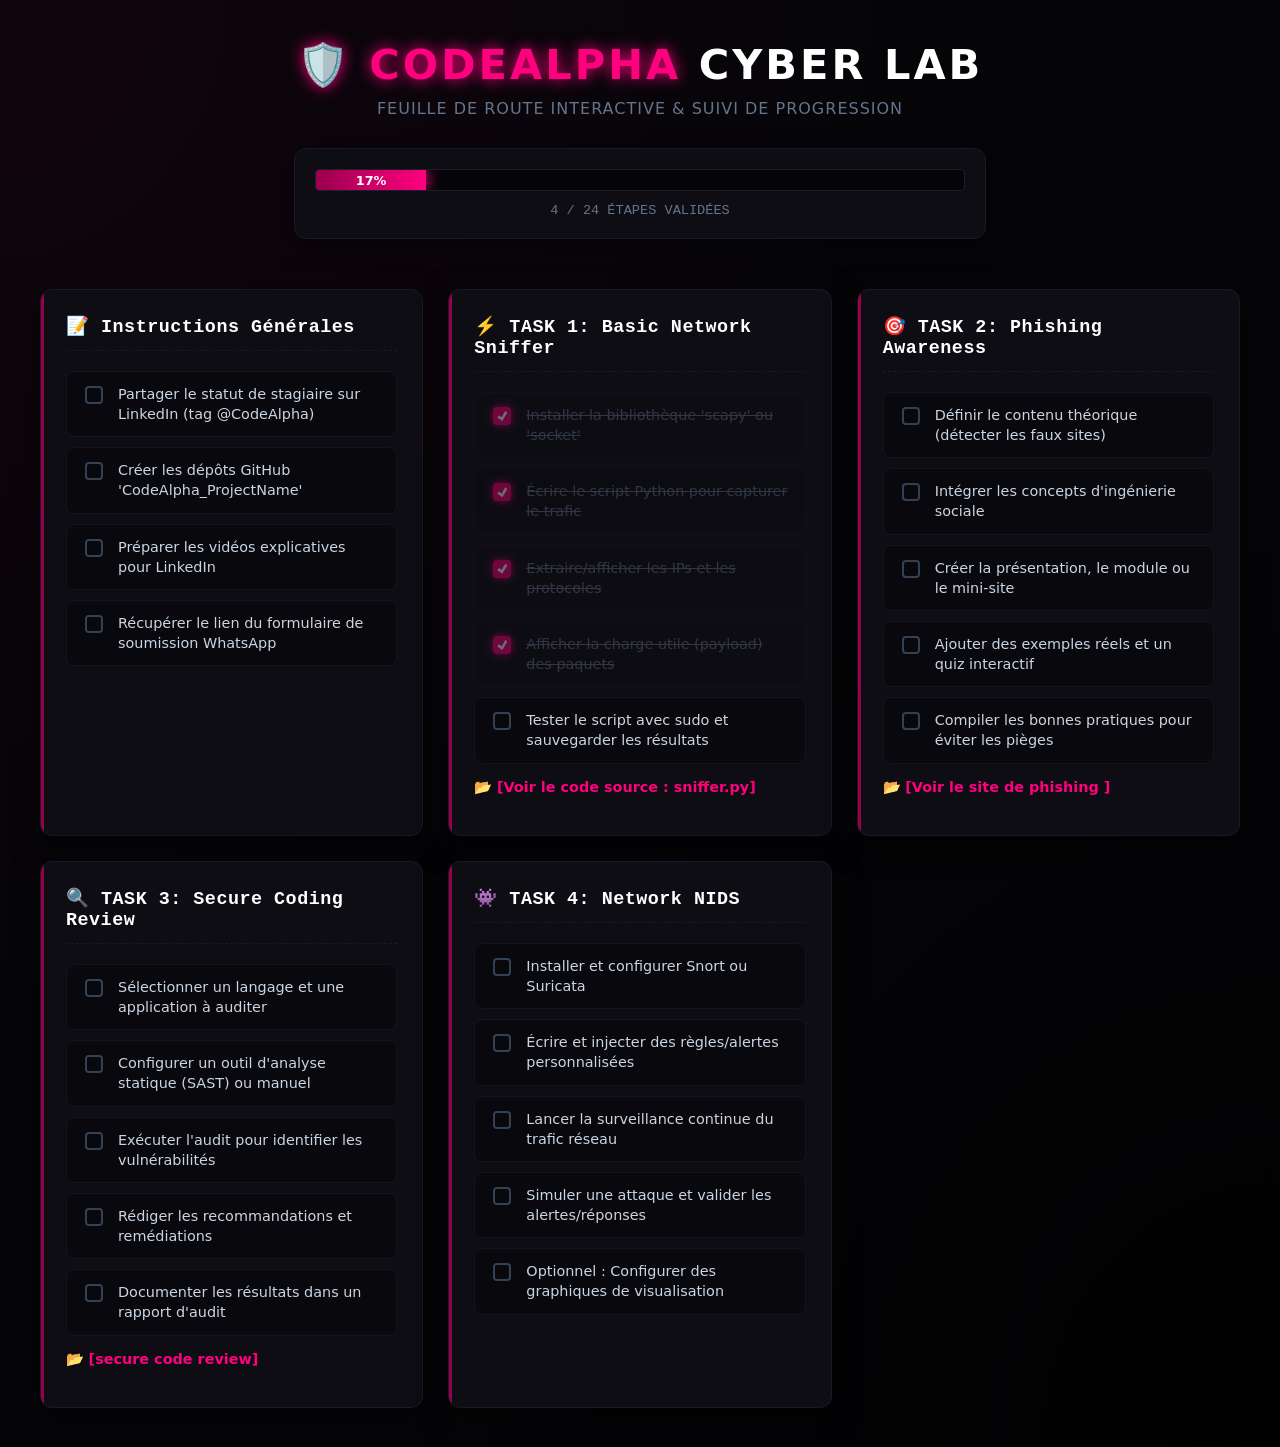
<file: index.html>
<!DOCTYPE html>
<html lang="fr">
<head>
    <meta charset="UTF-8">
    <meta name="viewport" content="width=device-width, initial-scale=1.0">
    <title>CodeAlpha - Cyber Pink Dashboard</title>
    <link rel="stylesheet" href="style.css">
</head>
<body>

    <div class="container">
        <header>
            <h1><span class="glitch">🛡️ CODEALPHA</span> CYBER LAB</h1>
            <p>Feuille de route interactive & Suivi de progression</p>
            
            <div class="progress-box">
                <div class="progress-container">
                    <div class="progress-bar" id="globalProgressBar">0%</div>
                </div>
                <div class="stats" id="globalStats">0 / 0 étapes franchies</div>
            </div>
        </header>

        <main class="grid">
            
            <section class="card c-instructions">
                <h2>📝 Instructions Générales</h2>
                <ul class="todo-list">
                    <li><label><input type="checkbox"> Partager le statut de stagiaire sur LinkedIn (tag @CodeAlpha)</label></li>
                    <li><label><input type="checkbox"> Créer les dépôts GitHub 'CodeAlpha_ProjectName'</label></li>
                    <li><label><input type="checkbox"> Préparer les vidéos explicatives pour LinkedIn</label></li>
                    <li><label><input type="checkbox"> Récupérer le lien du formulaire de soumission WhatsApp</label></li>
                </ul>
            </section>

            <section class="card c-task1">
                <h2>⚡ TASK 1: Basic Network Sniffer</h2>
                <ul class="todo-list">
                    <li><label><input type="checkbox" checked> Installer la bibliothèque 'scapy' ou 'socket'</label></li>
                    <li><label><input type="checkbox" checked> Écrire le script Python pour capturer le trafic</label></li>
                    <li><label><input type="checkbox" checked> Extraire/afficher les IPs et les protocoles</label></li>
                    <li><label><input type="checkbox" checked> Afficher la charge utile (payload) des paquets</label></li>
                    <li><label><input type="checkbox"> Tester le script avec sudo et sauvegarder les résultats</label></li>
                </ul>
                <p style="margin-top: 15px; font-size: 0.9em;">
                    📂 <a href="TASK1/sniffer.py" style="color: #ff007f; text-decoration: none; font-weight: bold;">[Voir le code source : sniffer.py]</a>
                </p>
            </section>

            <section class="card c-task2">
                <h2>🎯 TASK 2: Phishing Awareness</h2>
                <ul class="todo-list">
                    <li><label><input type="checkbox"> Définir le contenu théorique (détecter les faux sites)</label></li>
                    <li><label><input type="checkbox"> Intégrer les concepts d'ingénierie sociale</label></li>
                    <li><label><input type="checkbox"> Créer la présentation, le module ou le mini-site</label></li>
                    <li><label><input type="checkbox"> Ajouter des exemples réels et un quiz interactif</label></li>
                    <li><label><input type="checkbox"> Compiler les bonnes pratiques pour éviter les pièges</label></li>
                </ul>
                <p style="margin-top: 15px; font-size: 0.9em;">
                    📂 <a href="TASK2/index.html" style="color: #ff007f; text-decoration: none; font-weight: bold;">[Voir le site de phishing ]</a>
                </p>
            </section>

            <section class="card c-task3">
                <h2>🔍 TASK 3: Secure Coding Review</h2>
                <ul class="todo-list">
                    <li><label><input type="checkbox"> Sélectionner un langage et une application à auditer</label></li>
                    <li><label><input type="checkbox"> Configurer un outil d'analyse statique (SAST) ou manuel</label></li>
                    <li><label><input type="checkbox"> Exécuter l'audit pour identifier les vulnérabilités</label></li>
                    <li><label><input type="checkbox"> Rédiger les recommandations et remédiations</label></li>
                    <li><label><input type="checkbox"> Documenter les résultats dans un rapport d'audit</label></li>
                </ul>
                <p style="margin-top: 15px; font-size: 0.9em;">
                    📂 <a href="TASK3/README.md" style="color: #ff007f; text-decoration: none; font-weight: bold;">[secure code review]</a>
                </p>
            </section>

            <section class="card c-task4">
                <h2>👾 TASK 4: Network NIDS</h2>
                <ul class="todo-list">
                    <li><label><input type="checkbox"> Installer et configurer Snort ou Suricata</label></li>
                    <li><label><input type="checkbox"> Écrire et injecter des règles/alertes personnalisées</label></li>
                    <li><label><input type="checkbox"> Lancer la surveillance continue du trafic réseau</label></li>
                    <li><label><input type="checkbox"> Simuler une attaque et valider les alertes/réponses</label></li>
                    <li><label><input type="checkbox"> Optionnel : Configurer des graphiques de visualisation</label></li>
                </ul>
            </section>

        </main>
    </div>

    <script src="script.js"></script>
</body>
</html>
</file>
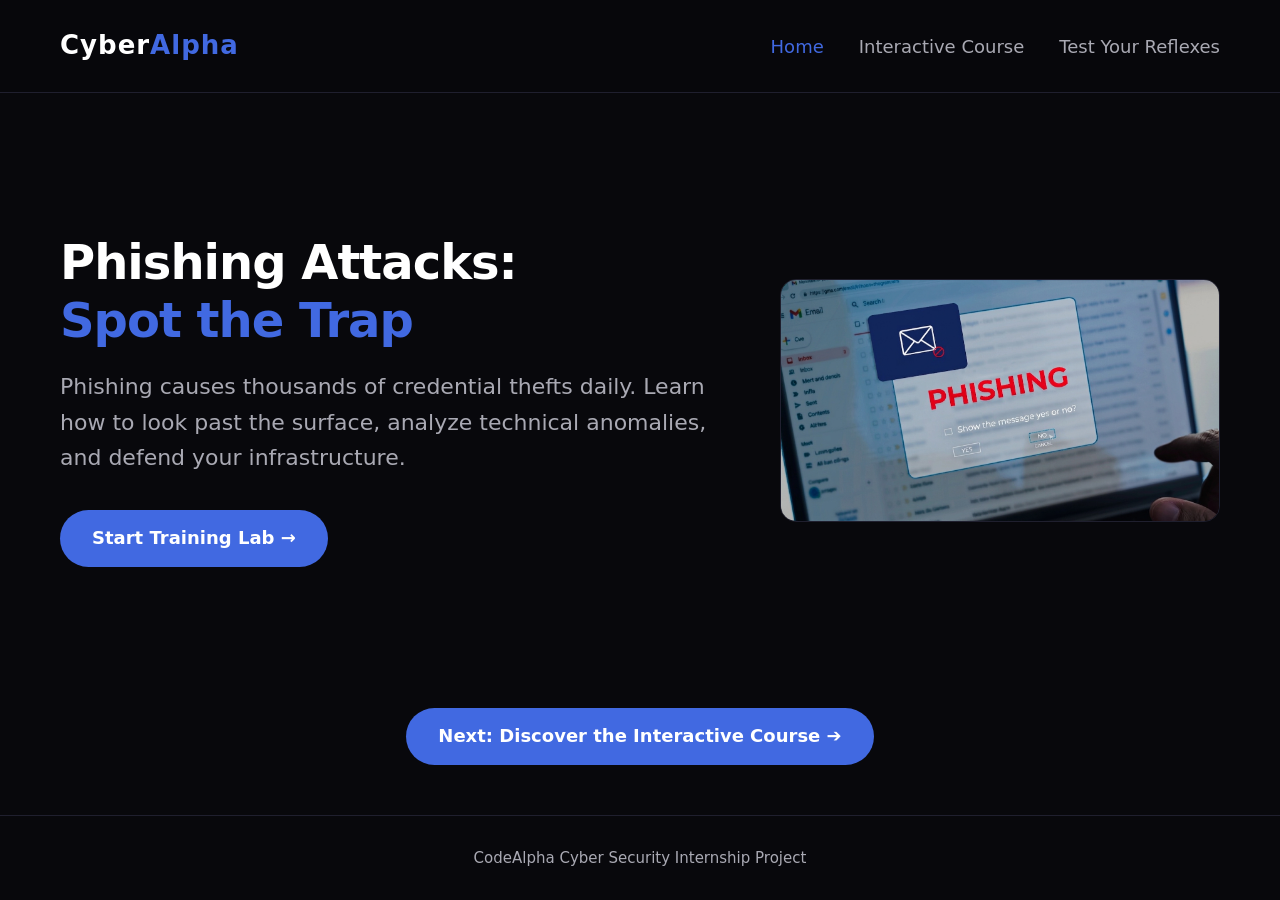
<file: TASK2/index.html>
<!DOCTYPE html>
<html lang="en">
<head>
    <meta charset="UTF-8">
    <meta name="viewport" content="width=device-width, initial-scale=1.0">
    <title>Phishing Awareness | Home</title>
    <link rel="stylesheet" href="assets/css/style.css">
</head>
<body>

    <header class="main-header">
        <nav class="navbar">
            <div class="logo">Cyber<span>Alpha</span></div>
            <ul class="nav-links">
                <li><a href="index.html" class="active">Home</a></li>
                <li><a href="cours.html">Interactive Course</a></li>
                <li><a href="quiz.html">Test Your Reflexes</a></li>
            </ul>
        </nav>
    </header>

    <main class="hero">
        <div class="hero-content">
            <h1>Phishing Attacks: <br><span>Spot the Trap</span></h1>
            <p>Phishing causes thousands of credential thefts daily. Learn how to look past the surface, analyze technical anomalies, and defend your infrastructure.</p>
            <a href="cours.html" class="btn-primary">Start Training Lab →</a>
        </div>
        <div class="hero-image">
            <img src="assets/images/image.jpeg" alt="Phishing Attack Dashboard Alert View">
        </div>
    </main>

    <div style="text-align: center; margin-bottom: 50px; padding: 0 20px;">
        <a href="cours.html" class="btn-primary">Next: Discover the Interactive Course ➔</a>
    </div>

    <footer class="main-footer">
        CodeAlpha Cyber Security Internship Project
    </footer>

    <script src="assets/js/main.js"></script>
</body>
</html>
</file>
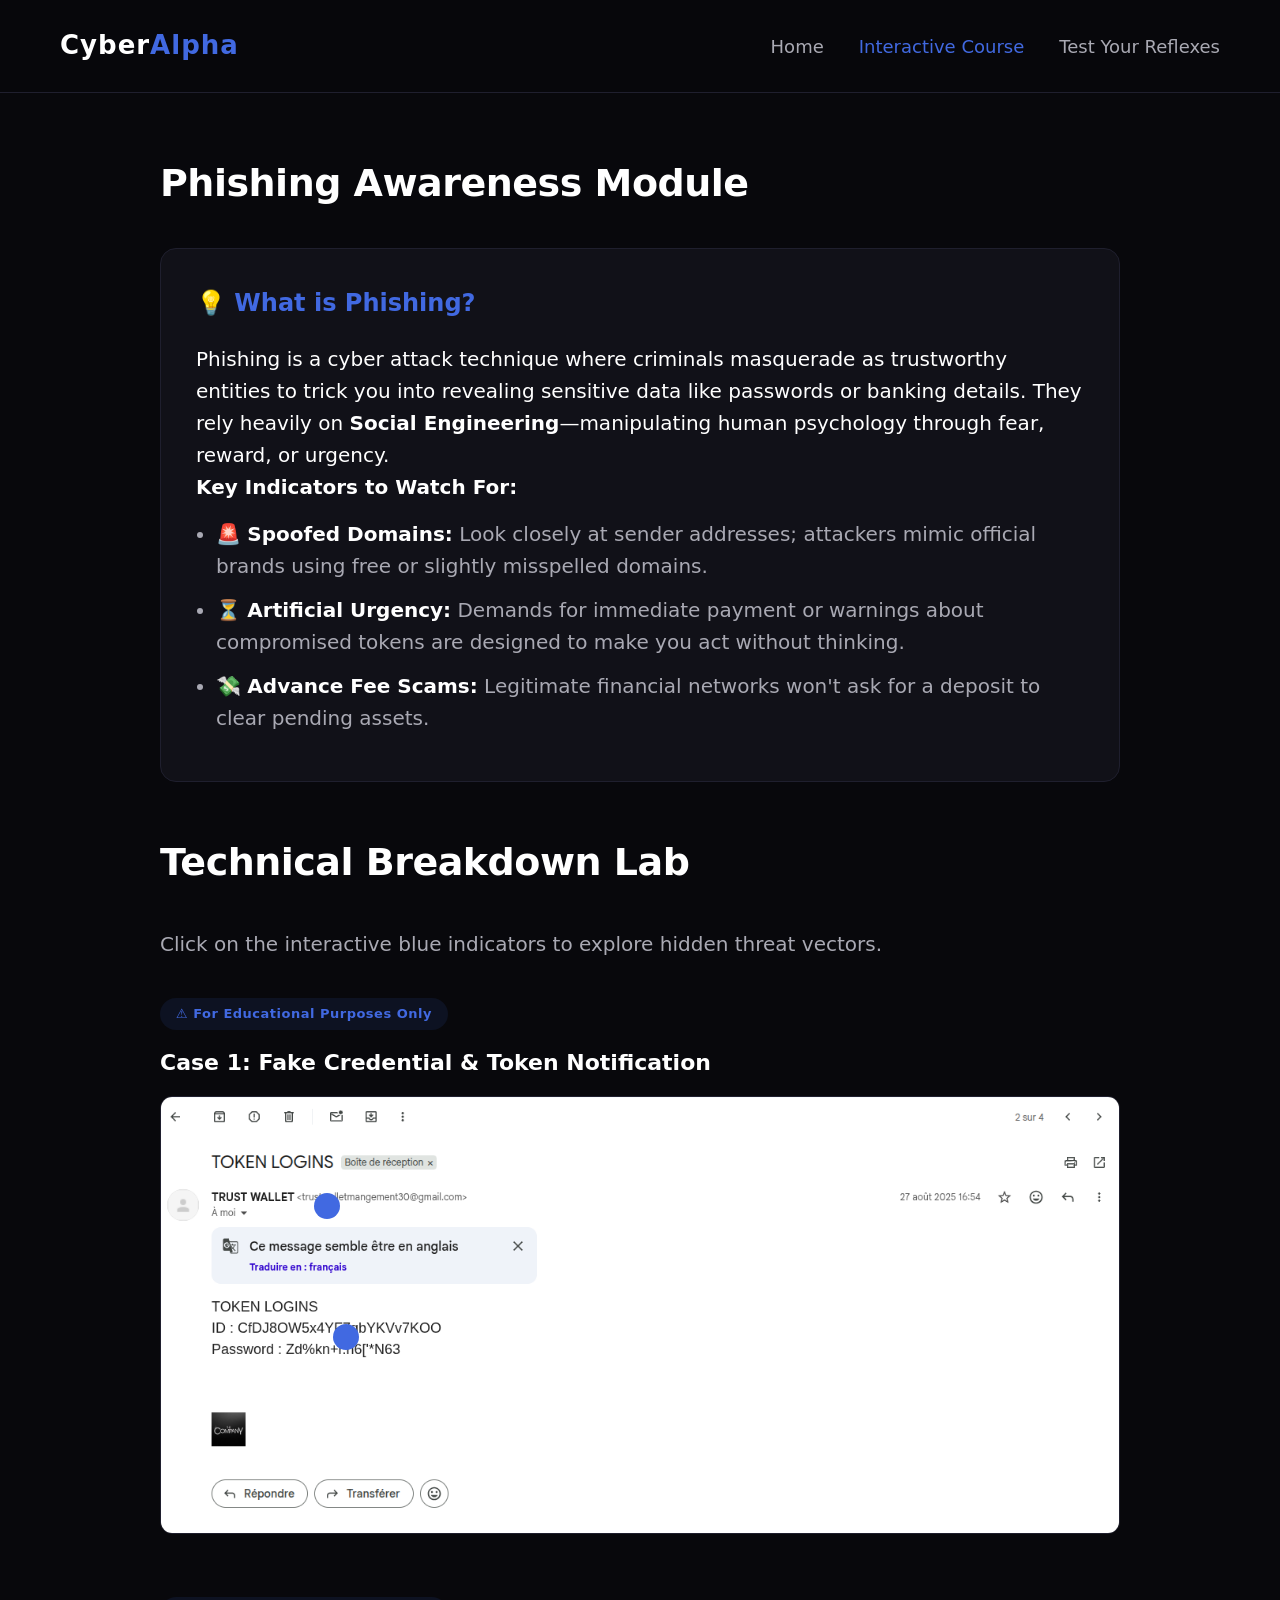
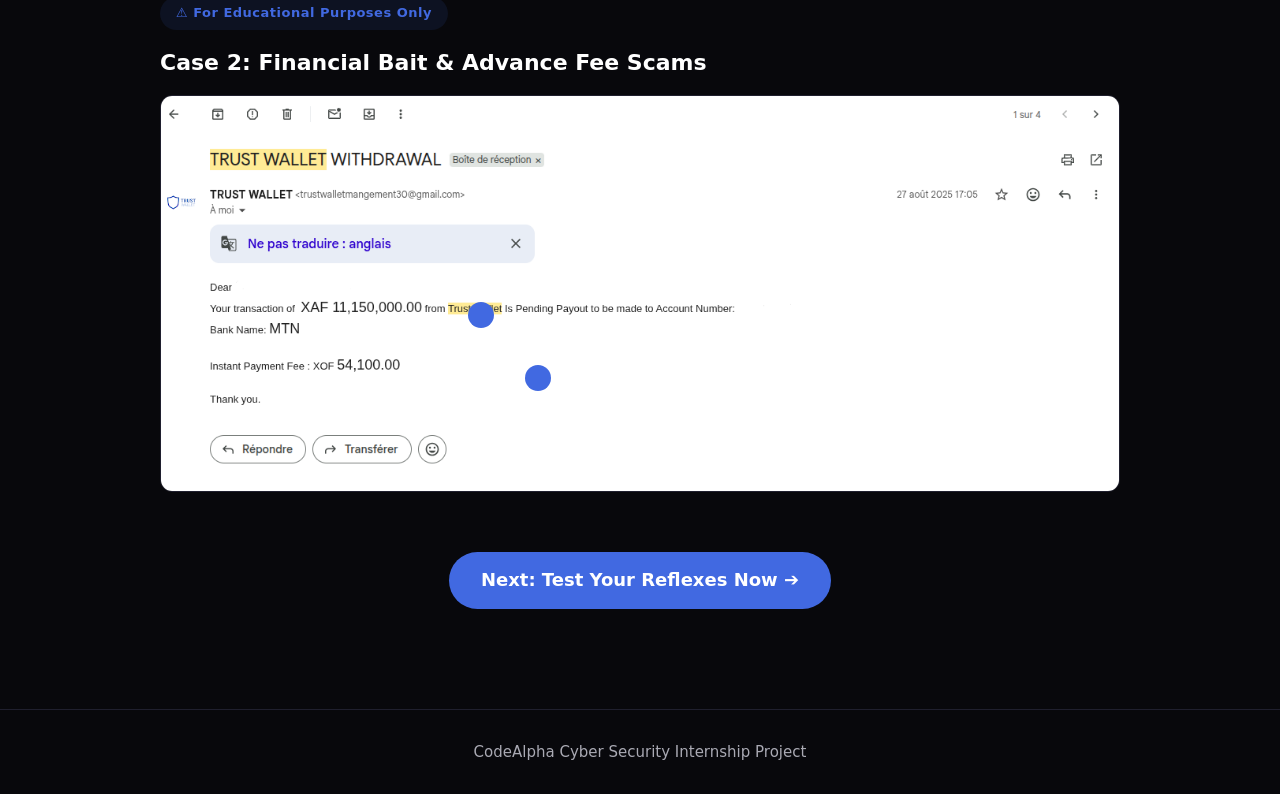
<file: TASK2/cours.html>
<!DOCTYPE html>
<html lang="en">
<head>
    <meta charset="UTF-8">
    <meta name="viewport" content="width=device-width, initial-scale=1.0">
    <title>Phishing Awareness | Course Lab</title>
    <link rel="stylesheet" href="assets/css/style.css">
</head>
<body>

    <header class="main-header">
        <nav class="navbar">
            <div class="logo">Cyber<span>Alpha</span></div>
            <ul class="nav-links">
                <li><a href="index.html">Home</a></li>
                <li><a href="cours.html" class="active">Interactive Course</a></li>
                <li><a href="quiz.html">Test Your Reflexes</a></li>
            </ul>
        </nav>
    </header>

    <main class="cours-section">
        <h2>Phishing Awareness Module</h2>
        
        <div class="course-card">
            <h3>💡 What is Phishing?</h3>
            <p>Phishing is a cyber attack technique where criminals masquerade as trustworthy entities to trick you into revealing sensitive data like passwords or banking details. They rely heavily on <strong>Social Engineering</strong>—manipulating human psychology through fear, reward, or urgency.</p>
            <p><strong>Key Indicators to Watch For:</strong></p>
            <ul>
                <li>🚨 <strong>Spoofed Domains:</strong> Look closely at sender addresses; attackers mimic official brands using free or slightly misspelled domains.</li>
                <li>⏳ <strong>Artificial Urgency:</strong> Demands for immediate payment or warnings about compromised tokens are designed to make you act without thinking.</li>
                <li>💸 <strong>Advance Fee Scams:</strong> Legitimate financial networks won't ask for a deposit to clear pending assets.</li>
            </ul>
        </div>

        <h2>Technical Breakdown Lab</h2>
        <p style="color: var(--text-gray); margin-bottom: 35px;">Click on the interactive blue indicators to explore hidden threat vectors.</p>

        <div class="educational-badge">⚠️ For Educational Purposes Only</div>
        <div class="email-title">Case 1: Fake Credential & Token Notification</div>
        <div class="email-analysis-container">
            <img src="assets/images/Capture d’écran du 2026-06-23 17-50-44.png" alt="Phishing Sample Token" class="email-img">
            
            <div class="hotspot" style="top: 22%; left: 16%;">
                <div class="pulse-ring"></div>
                <div class="tooltip">
                    <strong>🚨 Fraudulent Sender Address</strong>
                    An official entity like Trust Wallet uses dedicated web domains. Relying on a free `@gmail.com` address containing the typo "mangement" is absolute proof of a scam.
                </div>
            </div>

            <div class="hotspot" style="top: 52%; left: 18%;">
                <div class="pulse-ring"></div>
                <div class="tooltip">
                    <strong>❌ Confidential Data Exposure</strong>
                    Legitimate services never transmit plaintext passwords or critical cryptographic seeds directly in the body of an unencrypted email.
                </div>
            </div>
        </div>

        <div class="educational-badge">⚠️ For Educational Purposes Only</div>
        <div class="email-title">Case 2: Financial Bait & Advance Fee Scams</div>
        <div class="email-analysis-container">
            <img src="assets/images/Capture d’écran du 2026-06-23 17-36-38.png" alt="Phishing Sample Advance Fee" class="email-img">
            
            <div class="hotspot" style="top: 52%; left: 32%;">
                <div class="pulse-ring"></div>
                <div class="tooltip">
                    <strong>💰 Psychological Engineering</strong>
                    The attacker baits the target with a huge transaction (11 Million) to induce excitement. Notice the geographic currency clash: XAF (Central Africa) used alongside local Western African mobile telecom networks (MTN/XOF).
                </div>
            </div>

            <div class="hotspot" style="top: 68%; left: 38%;">
                <div class="pulse-ring"></div>
                <div class="tooltip">
                    <strong>🛑 Advance Fee Trap</strong>
                    The requirement to forward immediate processing fees (54,100 XOF) to receive a non-existent larger payout is a baseline fingerprint for financial extortion.
                </div>
            </div>
        </div>
        
        <div style="text-align: center; margin-top: 60px; margin-bottom: 40px;">
            <a href="quiz.html" class="btn-primary">Next: Test Your Reflexes Now ➔</a>
        </div>
    </main>

    <footer class="main-footer">
        CodeAlpha Cyber Security Internship Project
    </footer>

    <script src="assets/js/main.js"></script>
</body>
</html>
</file>
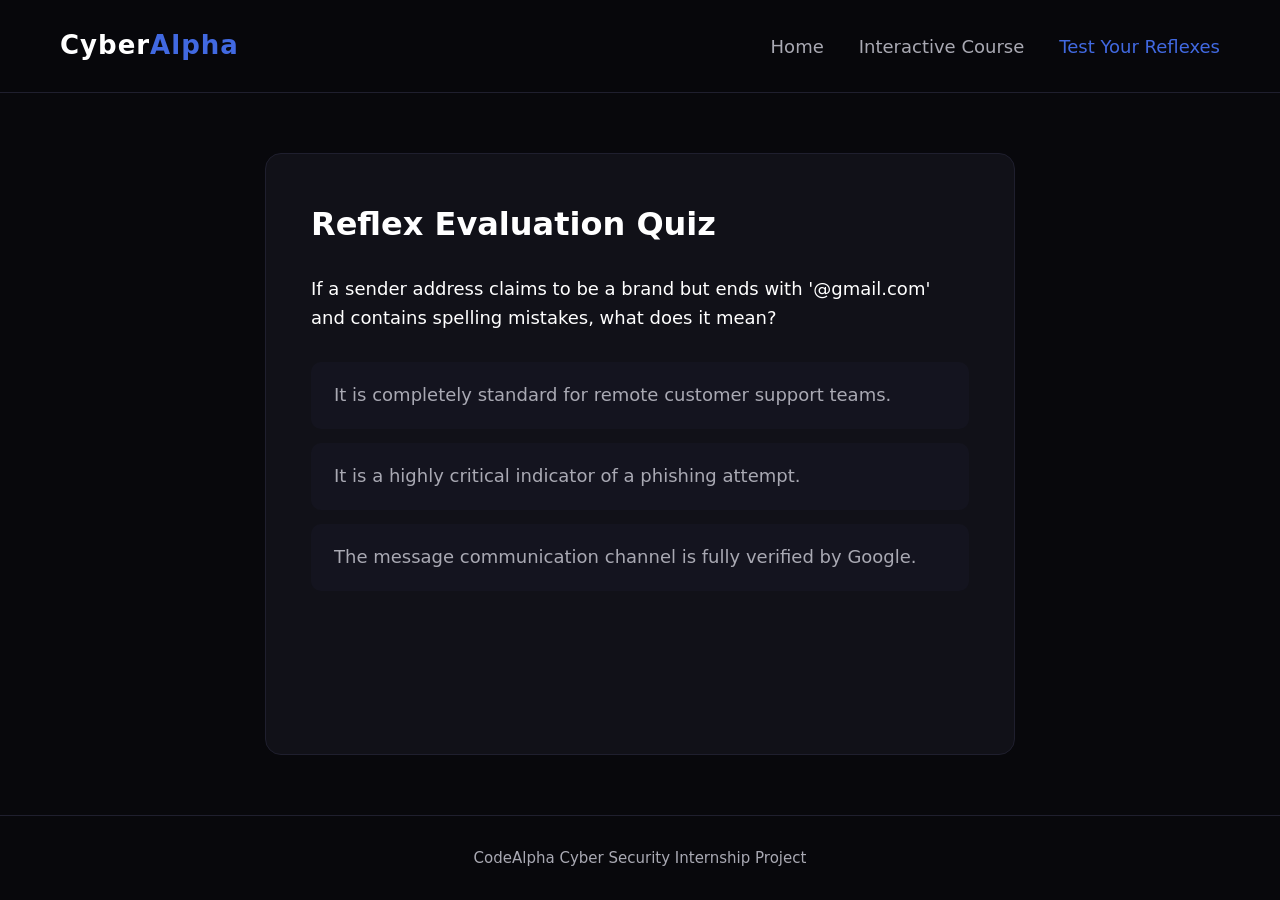
<file: TASK2/quiz.html>
<!DOCTYPE html>
<html lang="en">
<head>
    <meta charset="UTF-8">
    <title>Phishing Awareness | Quiz</title>
    <link rel="stylesheet" href="assets/css/style.css">
</head>
<body>

    <header class="main-header">
        <nav class="navbar">
            <div class="logo">Cyber<span>Alpha</span></div>
            <ul class="nav-links">
                <li><a href="index.html">Home</a></li>
                <li><a href="cours.html">Interactive Course</a></li>
                <li><a href="quiz.html" class="active">Test Your Reflexes</a></li>
            </ul>
        </nav>
    </header>

    <main class="quiz-container">
        <h2>Reflex Evaluation Quiz</h2>
        <div id="quiz-box">
            <p id="question-text" style="font-size: 18px; font-weight: 500;">Loading evaluation vector...</p>
            <ul class="options-list" id="options-container">
                </ul>
            <button id="next-btn" class="btn-primary" style="display: none;">Next Question</button>
        </div>
    </main>

    <footer class="main-footer">
        CodeAlpha Cyber Security Internship Project
    </footer>

    <script src="assets/js/quiz.js"></script>
</body>
</html>
</file>
<file: style.css>
/* --- PALETTE CYBERPUNK ROSE & NOIR --- */
:root {
    --bg-dark: #050508;          /* Noir ultra profond */
    --card-bg: #0d0d13;          /* Noir Obsidian */
    --panel-border: #1a1a26;     /* Bordure sombre */
    --text-main: #f1f5f9;        /* Blanc cassé */
    --text-muted: #64748b;       /* Gris ardoise */
    
    /* Déclinaisons de Rose Cyber Néon */
    --cyber-rose: #ff007f;       /* Rose Néon Principal */
    --cyber-rose-dim: #99004c;   /* Rose sombre pour états inactifs */
    --cyber-rose-glow: rgba(255, 0, 127, 0.25);
    
    --success-green: #10b981;    /* Vert de validation */
}

/* --- STRUCTURE GÉNÉRALE --- */
body {
    font-family: 'Segoe UI', system-ui, -apple-system, sans-serif;
    background-color: var(--bg-dark);
    background-image: 
        radial-gradient(at 0% 0%, rgba(255, 0, 127, 0.05) 0px, transparent 50%),
        radial-gradient(at 100% 100%, rgba(0, 0, 0, 0.8) 0px, transparent 50%);
    color: var(--text-main);
    margin: 0;
    padding: 40px 20px;
    min-height: 100vh;
    display: flex;
    justify-content: center;
}

.container {
    max-width: 1200px;
    width: 100%;
}

/* --- EN-TÊTE --- */
header {
    text-align: center;
    margin-bottom: 50px;
}

h1 {
    font-size: 2.6rem;
    font-weight: 900;
    text-transform: uppercase;
    letter-spacing: 3px;
    margin: 0 0 10px 0;
    color: #ffffff;
}

.glitch {
    color: var(--cyber-rose);
    text-shadow: 0 0 15px var(--cyber-rose);
}

header p {
    color: var(--text-muted);
    font-size: 1rem;
    text-transform: uppercase;
    letter-spacing: 1px;
    margin: 0 0 30px 0;
}

/* --- BARRE DE PROGRESSION ROSE --- */
.progress-box {
    background: var(--card-bg);
    border: 1px solid var(--panel-border);
    border-radius: 12px;
    padding: 20px;
    max-width: 650px;
    margin: 0 auto;
    box-shadow: 0 4px 25px rgba(0, 0, 0, 0.6);
}

.progress-container {
    background: #050508;
    border-radius: 4px;
    height: 20px;
    overflow: hidden;
    position: relative;
    border: 1px solid #1e1e2f;
}

.progress-bar {
    background: linear-gradient(90deg, var(--cyber-rose-dim), var(--cyber-rose));
    width: 0%;
    height: 100%;
    display: flex;
    align-items: center;
    justify-content: center;
    font-size: 0.8rem;
    font-weight: 800;
    color: #ffffff;
    transition: width 0.5s cubic-bezier(0.4, 0, 0.2, 1);
    box-shadow: 0 0 15px var(--cyber-rose);
}

.stats {
    margin-top: 12px;
    font-size: 0.85rem;
    color: var(--text-muted);
    font-family: monospace;
}

/* --- CARTES CYBER SÉCURITÉ --- */
.grid {
    display: grid;
    grid-template-columns: repeat(auto-fit, minmax(350px, 1fr));
    gap: 25px;
    margin-top: 20px;
}

.card {
    background: var(--card-bg);
    border: 1px solid var(--panel-border);
    border-radius: 12px;
    padding: 25px;
    position: relative;
    overflow: hidden;
    box-shadow: 0 10px 30px rgba(0, 0, 0, 0.5);
    transition: all 0.3s ease;
}

/* Effet de lueur et surbrillance rose au survol */
.card:hover {
    transform: translateY(-3px);
    border-color: var(--cyber-rose);
    box-shadow: 0 0 20px var(--cyber-rose-glow), 0 10px 30px rgba(0, 0, 0, 0.7);
}

.card h2 {
    font-size: 1.15rem;
    font-weight: 700;
    margin-top: 0;
    margin-bottom: 20px;
    color: #ffffff;
    letter-spacing: 0.5px;
    border-bottom: 1px dashed #1a1a26;
    padding-bottom: 12px;
    font-family: monospace;
}

/* Petit indicateur rose sur le côté de chaque carte */
.card::before {
    content: "";
    position: absolute;
    top: 0;
    left: 0;
    width: 3px;
    height: 100%;
    background: var(--cyber-rose-dim);
    transition: background 0.3s ease;
}

.card:hover::before {
    background: var(--cyber-rose);
    box-shadow: 0 0 10px var(--cyber-rose);
}

/* --- LISTE INTERACTIVE --- */
.todo-list {
    list-style: none;
    padding: 0;
    margin: 0;
}

.todo-list li {
    background: #09090d;
    border: 1px solid #14141f;
    border-radius: 8px;
    margin-bottom: 10px;
    padding: 12px 14px;
    transition: all 0.2s ease;
}

.todo-list li:hover {
    background: #11111a;
    border-color: #26263a;
}

.todo-list label {
    display: flex;
    align-items: flex-start;
    gap: 12px;
    cursor: pointer;
    font-size: 0.9rem;
    color: #cbd5e1;
    line-height: 1.4;
    user-select: none;
}

/* --- CHECKBOX SÉCURISÉE ROSE NÉON --- */
.todo-list input[type="checkbox"] {
    appearance: none;
    -webkit-appearance: none;
    width: 18px;
    height: 18px;
    border: 2px solid #334155;
    border-radius: 4px;
    background: transparent;
    cursor: pointer;
    display: grid;
    place-content: center;
    margin-top: 2px;
    flex-shrink: 0;
    transition: all 0.2s ease;
}

.todo-list input[type="checkbox"]::before {
    content: "";
    width: 10px;
    height: 10px;
    transform: scale(0);
    transition: 0.15s transform ease-in-out;
    background-color: #ffffff;
    clip-path: polygon(14% 44%, 0 65%, 50% 100%, 100% 16%, 80% 0%, 43% 62%);
}

.todo-list input[type="checkbox"]:checked {
    background: var(--cyber-rose);
    border-color: var(--cyber-rose);
    box-shadow: 0 0 8px var(--cyber-rose);
}

.todo-list input[type="checkbox"]:checked::before {
    transform: scale(1);
}

/* --- ÉTAT APPRÈS VALIDATION (BARRÉ) --- */
.todo-list li.completed {
    border-color: rgba(255, 0, 127, 0.1) !important;
    background: rgba(255, 0, 127, 0.01) !important;
    opacity: 0.4;
}

.todo-list li.completed label {
    text-decoration: line-through;
    color: var(--text-muted);
}
</file>
<file: TASK2/assets/css/style.css>
:root {
    --bg-dark: #08080c;
    --bg-card: #111118;
    --blue-royal: #4169e1;
    --blue-hover: #5a7ff5;
    --blue-light: rgba(65, 105, 225, 0.1);
    --text-white: #ffffff;
    --text-gray: #a9a9b3;
    --border-subtle: #1f1f2e;
}

* {
    margin: 0;
    padding: 0;
    box-sizing: border-box;
    font-family: 'Segoe UI', system-ui, -apple-system, sans-serif;
}

body {
    background-color: var(--bg-dark);
    color: var(--text-white);
    line-height: 1.6;
    display: flex;
    flex-direction: column;
    min-height: 100vh;
    font-size: 20px; /* Écriture grande et très lisible */
}

main {
    flex: 1;
    width: 100%;
}

/* --- NAVBAR MINIMALISTE ET HORIZONTALE --- */
.main-header {
    background-color: rgba(8, 8, 12, 0.95);
    border-bottom: 1px solid var(--border-subtle);
    backdrop-filter: blur(10px);
    position: sticky;
    top: 0;
    z-index: 100;
}

.navbar {
    display: flex;
    justify-content: space-between;
    align-items: center;
    max-width: 1200px;
    margin: 0 auto;
    padding: 25px 20px;
}

.logo {
    font-size: 26px;
    font-weight: 700;
    color: var(--text-white);
    letter-spacing: 1px;
}

.logo span {
    color: var(--blue-royal);
}

.nav-links {
    display: flex;
    flex-direction: row;
    list-style: none;
    gap: 35px;
}

.nav-links a {
    color: var(--text-gray);
    text-decoration: none;
    font-weight: 500;
    font-size: 18px;
    transition: color 0.2s ease;
}

.nav-links a:hover, .nav-links a.active {
    color: var(--blue-royal);
}

/* --- BOUTONS NATURELS --- */
.btn-primary {
    display: inline-block;
    background-color: var(--blue-royal);
    color: var(--text-white);
    padding: 14px 32px;
    border-radius: 30px; /* Arrondi plus fluide et moderne */
    text-decoration: none;
    font-weight: 600;
    font-size: 18px;
    transition: background-color 0.2s ease, transform 0.1s ease;
    border: none;
    cursor: pointer;
}

.btn-primary:hover {
    background-color: var(--blue-hover);
}

.btn-primary:active {
    transform: scale(0.98);
}

/* --- HERO (ACCUEIL) --- */
.hero {
    display: flex;
    align-items: center;
    justify-content: space-between;
    max-width: 1200px;
    margin: 60px auto;
    padding: 0 20px;
    gap: 60px;
}

.hero-content {
    flex: 1.2;
}

.hero-content h1 {
    font-size: 48px;
    font-weight: 800;
    margin-bottom: 20px;
    line-height: 1.2;
    letter-spacing: -1px;
}

.hero-content h1 span {
    color: var(--blue-royal);
}

.hero-content p {
    color: var(--text-gray);
    font-size: 22px;
    margin-bottom: 35px;
}

.hero-image {
    flex: 0.8;
    display: flex;
    justify-content: center;
}

.hero-image img {
    max-width: 100%;
    height: auto;
    border-radius: 16px;
    border: 1px solid var(--border-subtle);
}

/* --- SECTION COURS INTERACTIF --- */
.cours-section {
    max-width: 1000px;
    margin: 60px auto;
    padding: 0 20px;
}

.cours-section h2 {
    font-size: 38px;
    font-weight: 700;
    margin-bottom: 35px;
    letter-spacing: -0.5px;
}

.course-card {
    background-color: var(--bg-card);
    border: 1px solid var(--border-subtle);
    border-radius: 16px;
    padding: 35px;
    margin-bottom: 50px;
}

.course-card h3 {
    color: var(--blue-royal);
    font-size: 24px;
    margin-bottom: 20px;
}

.course-card ul {
    margin-left: 20px;
    margin-top: 15px;
}

.course-card li {
    margin-bottom: 12px;
    color: var(--text-gray);
}

.course-card strong {
    color: var(--text-white);
}

.educational-badge {
    display: inline-block;
    background-color: var(--blue-light);
    color: var(--blue-royal);
    padding: 6px 16px;
    border-radius: 20px;
    font-size: 13px;
    font-weight: 600;
    letter-spacing: 0.5px;
    margin-bottom: 15px;
}

.email-title {
    font-size: 22px;
    font-weight: 600;
    margin-bottom: 15px;
}

/* --- COMPOSANT D'ANALYSE D'IMAGE --- */
.email-analysis-container {
    position: relative;
    width: 100%;
    margin-bottom: 60px;
    border: 1px solid var(--border-subtle);
    border-radius: 12px;
    background-color: #000;
}

.email-img {
    display: block;
    width: 100%;
    height: auto;
    border-radius: 11px;
}

/* Points d'interaction (Hotspots) */
.hotspot {
    position: absolute;
    width: 26px;
    height: 26px;
    cursor: pointer;
    z-index: 10;
}

.pulse-ring {
    width: 100%;
    height: 100%;
    background: var(--blue-royal);
    border-radius: 50%;
    animation: pulse-animation 2.5s infinite;
}

@keyframes pulse-animation {
    0% { box-shadow: 0 0 0 0 rgba(65, 105, 225, 0.6); }
    70% { box-shadow: 0 0 0 12px rgba(65, 105, 225, 0); }
    100% { box-shadow: 0 0 0 0 rgba(65, 105, 225, 0); }
}

/* Info-bulles ultra-naturelles */
.tooltip {
    position: absolute;
    bottom: 38px;
    left: 50%;
    transform: translateX(-50%) translateY(10px);
    width: 310px;
    background: #161622;
    color: var(--text-white);
    padding: 18px;
    border-radius: 12px;
    border: 1px solid var(--border-subtle);
    box-shadow: 0 20px 40px rgba(0,0,0,0.6);
    font-size: 16px;
    line-height: 1.5;
    opacity: 0;
    visibility: hidden;
    transition: all 0.25s cubic-bezier(0.4, 0, 0.2, 1);
    pointer-events: none;
}

.tooltip strong {
    color: var(--blue-royal);
    display: block;
    margin-bottom: 5px;
    font-size: 17px;
}

/* Déclencheurs fluides (PC & Mobile) */
.hotspot:hover .tooltip,
.hotspot.active .tooltip {
    opacity: 1;
    visibility: visible;
    transform: translateX(-50%) translateY(0);
}

/* --- ZONE QUIZ --- */
.quiz-container {
    max-width: 750px;
    margin: 60px auto;
    background-color: var(--bg-card);
    padding: 45px;
    border-radius: 16px;
    border: 1px solid var(--border-subtle);
}

.quiz-container h2 {
    font-size: 32px;
    font-weight: 700;
    margin-bottom: 25px;
}

.options-list {
    list-style: none;
    margin: 30px 0;
}

.option-item {
    background: #14141f;
    padding: 18px 22px;
    margin-bottom: 14px;
    border-radius: 10px;
    cursor: pointer;
    border: 1px solid transparent;
    font-size: 18px;
    color: var(--text-gray);
    transition: all 0.2s ease;
}

.option-item:hover {
    border-color: var(--blue-royal);
    color: var(--text-white);
    background: #191926;
}

/* --- FOOTER UNIFIÉ --- */
.main-footer {
    background-color: var(--bg-dark);
    border-top: 1px solid var(--border-subtle);
    text-align: center;
    padding: 30px;
    color: var(--text-gray);
    font-size: 15px;
    margin-top: auto;
}

/* --- DEVIENT FLUIDE SUR SPHONE & TABLETTE --- */
@media (max-width: 960px) {
    .hero {
        flex-direction: column;
        text-align: center;
        margin: 30px auto;
        gap: 40px;
    }
    .hero-content h1 {
        font-size: 38px;
    }
    .hero-content p {
        font-size: 19px;
    }
    .navbar {
        flex-direction: column;
        gap: 20px;
    }
    .tooltip {
        width: 260px;
    }
}
</file>
